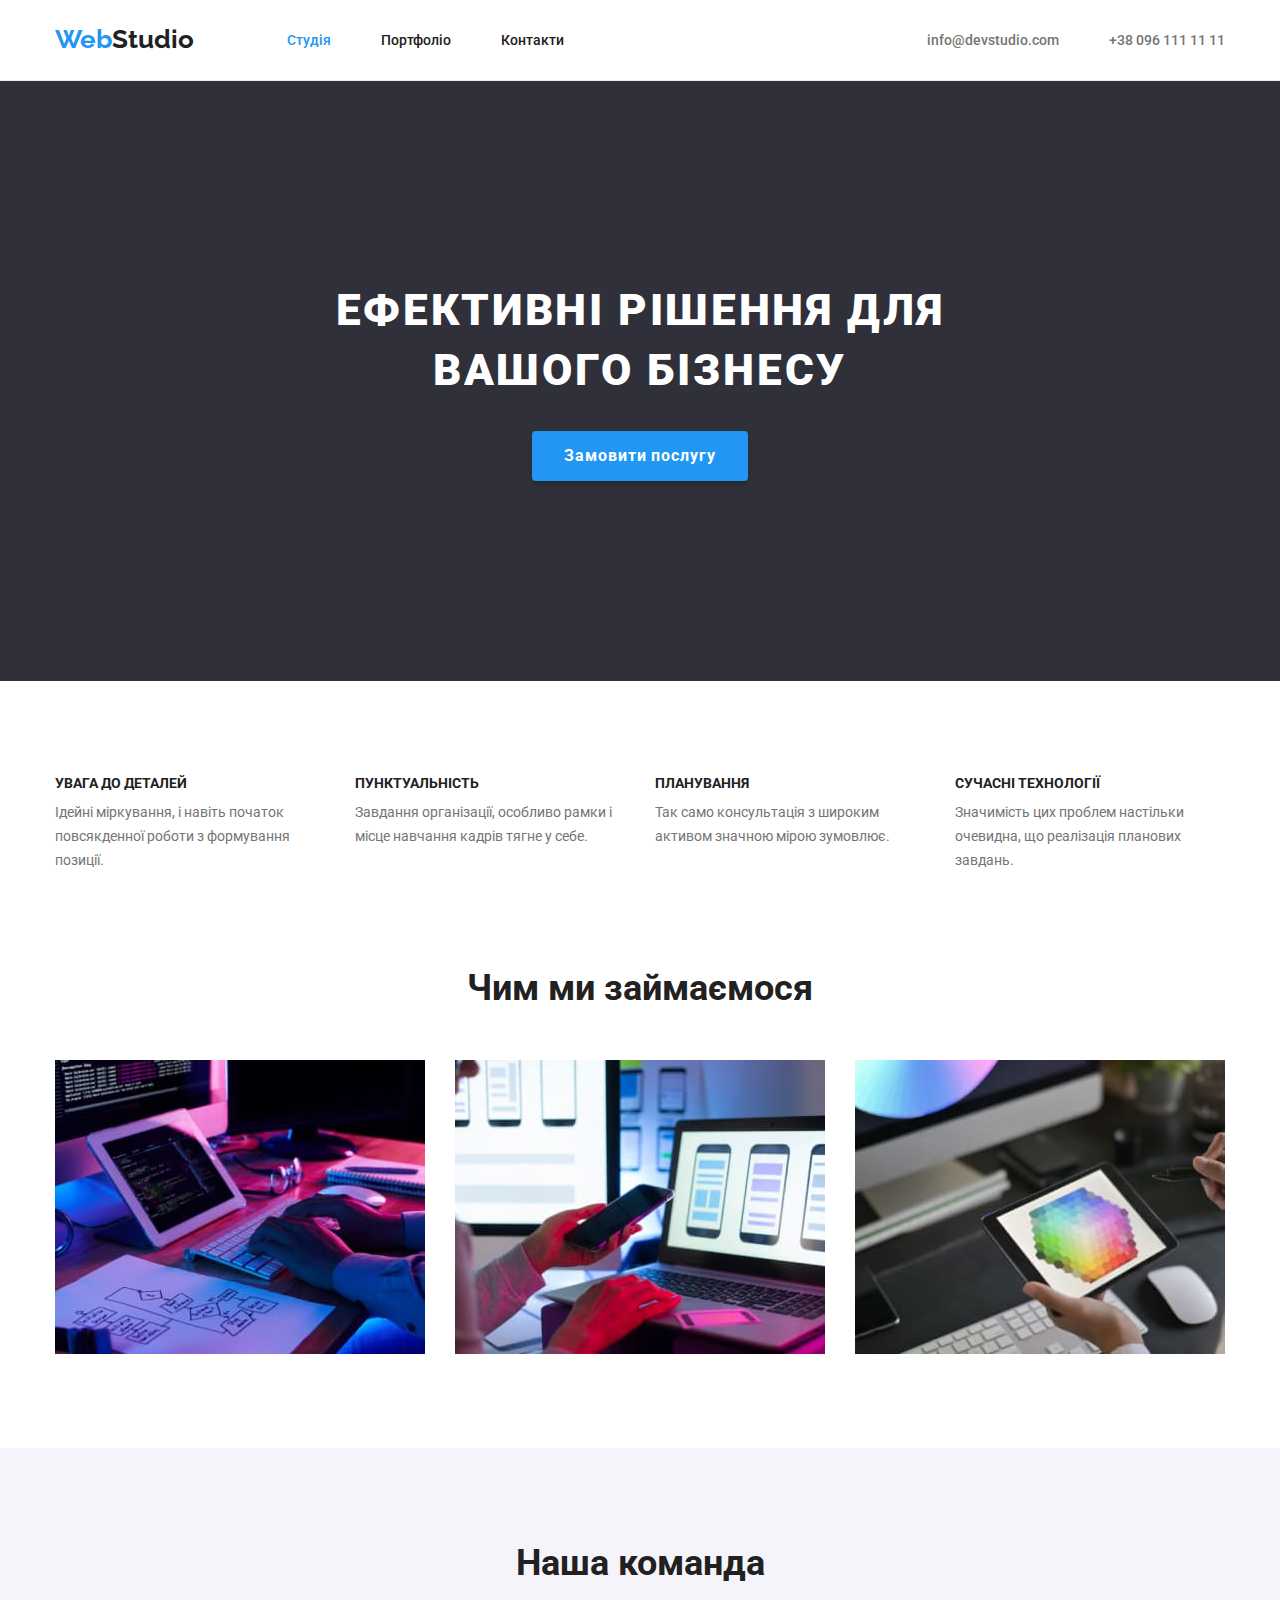
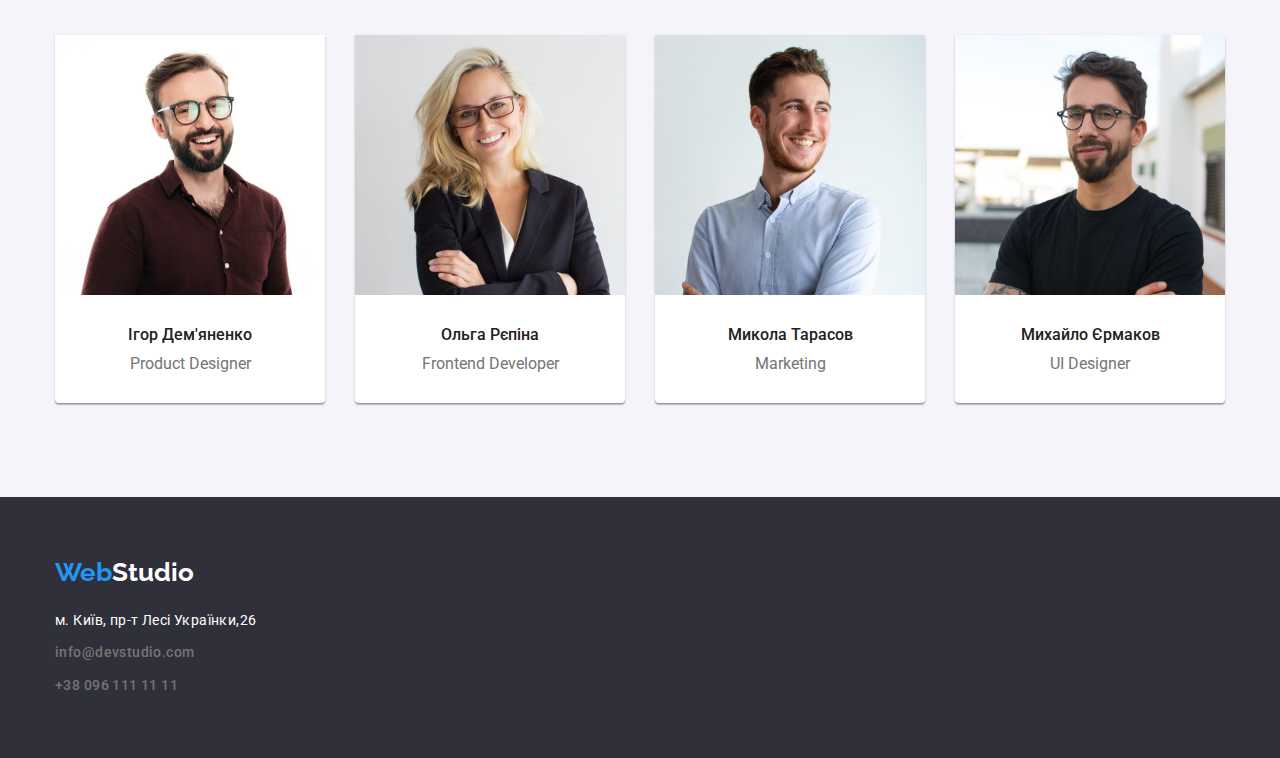
<file: index.html>
<!DOCTYPE html>
<html lang="uk">
<head>
    <meta charset="UTF-8">
    <meta http-equiv="X-UA-Compatible" content="IE=edge">
    <meta name="viewport" content="width=device-width, initial-scale=1.0">
    <title>Document</title>
    <link href="https://fonts.googleapis.com/css2?family=Raleway:wght@700&amp;family=Roboto:wght@400;500;700;900&amp;display=swap" rel="stylesheet">
    <link rel="stylesheet" href="https://cdnjs.cloudflare.com/ajax/libs/modern-normalize/1.1.0/modern-normalize.min.css">
    <link rel="stylesheet" href="./css/style.css">
</head>
<body class="body">
    <!--Шапка сайта-->
    <header class="header">
        <div class="header-box container">
            <nav class="header-nav">
                <a href="./index.html" class="logo link"><span class="web">Web</span>Studio</a>
                <ul class="sitenav">
                    <li class="list">
                        <a class="header-sitenav link current" href="./index.html">Студія</a>
                    </li>
                    <li class="list">
                        <a class="header-sitenav link" href="./portfolio.html">Портфоліо</a>
                    </li>
                    <li class="list">
                        <a class="header-sitenav link" href="">Контакти</a>
                    </li>
                </ul>
            </nav>
            <ul class="mail">
                <li class="list">
                    <a class="header-mail link" href="">info@devstudio.com</a>
                </li>
                <li class="list">
                    <a class="header-tel link" href="">+38 096 111 11 11</a>
                </li>
            </ul>
        </div>
    </header>
    <!--Герой-->
<main>
    <section class="hero">
        <div class="container">
            <h1 class="hero-title">Ефективні рішення для вашого бізнесу</h1>
            <button class="hero-button" type="button">Замовити послугу</button>
        </div>
    </section>

    <section class="benefits section">
        <div class="container">
            <h2 hidden>заголовок</h2>
            <ul class="benefits-list">
                <li class="benefits-item list">
                    <h3 class="benefits-title">УВАГА ДО ДЕТАЛЕЙ</h3>
                    <p class="benefits-text">Ідейні міркування, і навіть початок повсякденної роботи з формування позиції.</p>
                </li>
                <li class="benefits-item list">
                    <h3 class="benefits-title">ПУНКТУАЛЬНІСТЬ</h3>
                    <p class="benefits-text">Завдання організації, особливо рамки і місце навчання кадрів тягне у себе.</p>
                </li>
                <li class="benefits-item list">
                    <h3 class="benefits-title">ПЛАНУВАННЯ</h3>
                    <p class="benefits-text">Так само консультація з широким активом значною мірою зумовлює.</p>
                </li>
                <li class="benefits-item list">
                    <h3 class="benefits-title">СУЧАСНІ ТЕХНОЛОГІЇ</h3>
                    <p class="benefits-text">Значимість цих проблем настільки очевидна, що реалізація планових завдань.</p>
                </li>
            </ul>
        </div>
    </section>

    <section class="work section">
        <div class="container">
            <h2 class="work-title">Чим ми займаємося</h2>
            <ul class="work-list">
                <li class="work-item list">
                    <img src="./images/img.jpg" alt="набір тексту на клавіатурі" width="370">
                </li>
                <li class="work-item list">
                    <img src="./images/img1.jpg" alt="телефон в руці" width="370">
                </li>
                <li class="work-item list">
                    <img src="./images/img2.jpg" alt="робота на планшеті" width="370">
                </li>
            </ul>
        </div>
    </section>

    <section class="team section">
        <div class="container">
            <h2 class="team-title">Наша команда</h2>
            <ul class="team-list">
                <li class="team-item list">
                    <img src="./images/img3.jpg" alt="зображений Ігор Дем'яненко" width="270">
                    <h3 class="team-name">Ігор Дем'яненко</h3>
                    <p class="job-title">Product Designer</p>
                </li>
                <li class="team-item list">
                    <img src="./images/img4.jpg" alt="зображена Ольга Рєпіна" width="270">
                    <h3 class="team-name">Ольга Рєпіна</h3>
                    <p class="job-title">Frontend Developer</p>
                </li>
                <li class="team-item list">
                    <img src="./images/img5.jpg" alt="зображений Микола Тарасов" width="270">
                    <h3 class="team-name">Микола Тарасов</h3>
                    <p class="job-title">Marketing</p>
                </li>
                <li class="team-item list">
                    <img src="./images/img6.jpg" alt="зображений Михайло Єрмаков" width="270">
                    <h3 class="team-name">Михайло Єрмаков</h3>
                    <p class="job-title">UI Designer</p>
                </li>
            </ul>
        </div>
    </section>
</main>
<!--Подвал-->
<footer class="footer">
    <div class="container">
        <a href="./index.html" class="footer-logo link"><span class="footer-web">Web</span>Studio</a>
        <address class="footer-address">
            <ul class="footer-list">
                <li class="footer-item list">
                    <a class="footer-address link" href="https://goo.gl/maps/CPtrU1FHBa2aNyZL9">м. Київ, пр-т Лесі Українки,26</a>
                </li>
                <li class="footer-item list">
                    <a class="footer-mail link" href="">info@devstudio.com</a>
                </li>
                <li class="list">
                    <a class="footer-tel link" href="">+38 096 111 11 11</a>
                </li>
            </ul>
        </address>
    </div>
</footer>
</body>
</html>
</file>
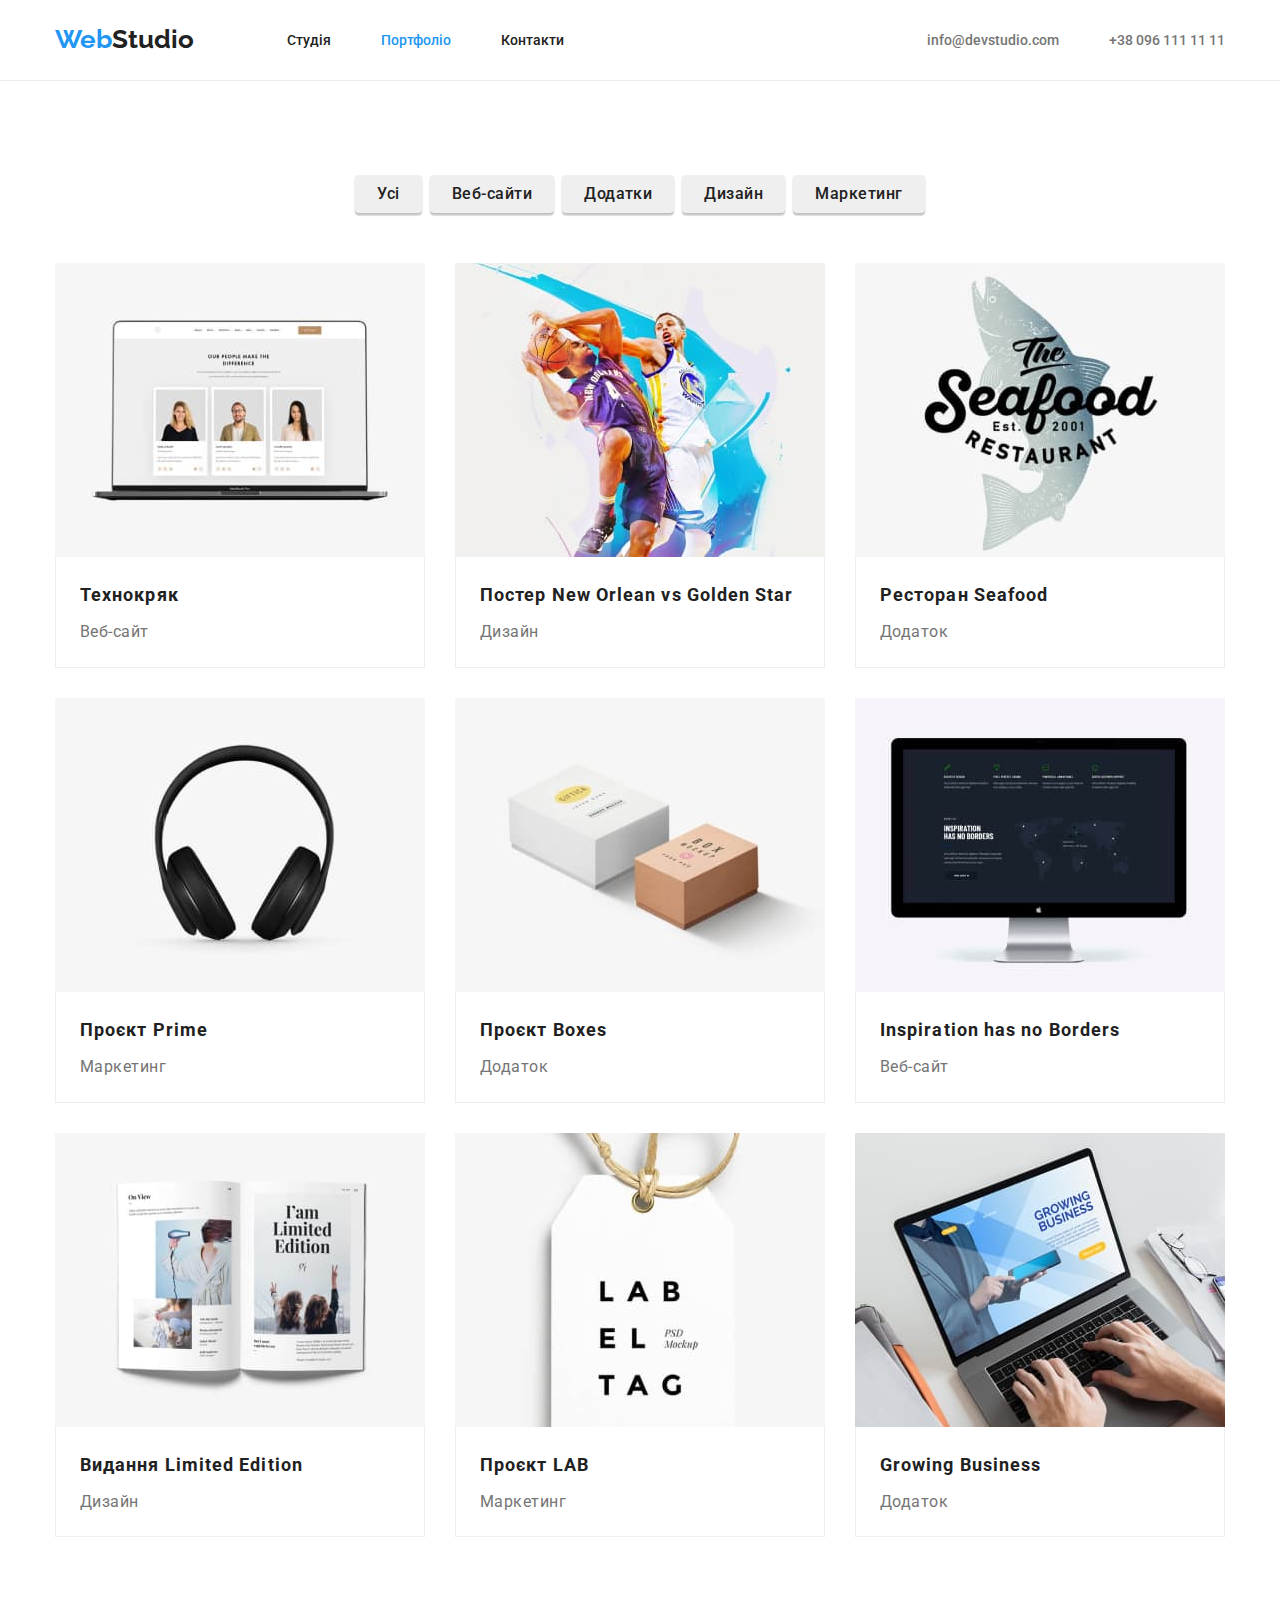
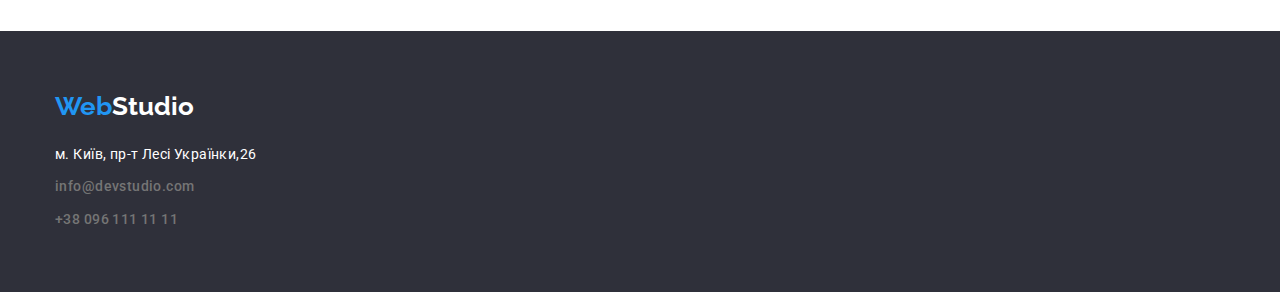
<file: portfolio.html>
<!DOCTYPE html>
<html lang="uk">
<head>
    <meta charset="UTF-8">
    <meta http-equiv="X-UA-Compatible" content="IE=edge">
    <meta name="viewport" content="width=device-width, initial-scale=1.0">
    <title>Document</title>
    <link href="https://fonts.googleapis.com/css2?family=Raleway:wght@700&amp;family=Roboto:wght@400;500;700;900&amp;display=swap" rel="stylesheet">
    <link rel="stylesheet" href="https://cdnjs.cloudflare.com/ajax/libs/modern-normalize/1.1.0/modern-normalize.min.css">
    <link rel="stylesheet" href="./css/style.css">
</head>
<body>
    <!--Шапка 2 части-->
    <header class="header">
        <div class="header-box container">
            <nav class="header-nav">
                <a href="./index.html" class="logo link"><span class="web">Web</span>Studio</a>
                <ul class="sitenav">
                    <li class="list">
                        <a class="header-sitenav link" href="./index.html">Студія</a>
                    </li>
                    <li class="list">
                        <a class="header-sitenav link current" href="./portfolio.html">Портфоліо</a>
                    </li>
                    <li class="list">
                        <a class="header-sitenav link" href="">Контакти</a>
                    </li>
                </ul>
            </nav>
            <ul class="mail">
                <li class="list">
                    <a class="header-mail link" href="">info@devstudio.com</a>
                </li>
                <li class="list">
                    <a class="header-tel link" href="">+38 096 111 11 11</a>
                </li>
            </ul>
        </div>
    </header>
<!--Герой 2 части-->
    <main>
        <section class="portfolio-section">
            <div class="portfolio-hero container section">
                <h1 class="visually-hidden">заголовок</h1>
                <h2 class="visually-hidden">заголовок</h2>
                <ul class="portfolio-button-list">
                    <li class="portfolio-button-item list">
                        <button class="portfolio-button" type="button">Усі</button>
                    </li>
                    <li class="portfolio-button-item list">
                        <button class="portfolio-button" type="button">Веб-сайти</button>
                    </li>
                    <li class="portfolio-button-item list">
                        <button class="portfolio-button" type="button">Додатки</button>
                    </li>
                    <li class="portfolio-button-item list">
                        <button class="portfolio-button" type="button">Дизайн</button>
                    </li>
                    <li class="portfolio-button-item list">
                        <button class="portfolio-button" type="button">Маркетинг</button>
                    </li>
                </ul>
                <ul class="portfolio-img-list">
                    <li class="portfolio-img list">
                        <img src="./images-portfolio/img1.jpg" alt="зображений ноутбук на екрані якого троє людей" width="370">
                        <div class="portfolio-text">
                            <h3 class="portfolio-name">Технокряк</h3>
                            <p class="portfolio-title">Веб-сайт</p>
                        </div>
                    </li>
                    <li class="portfolio-img list">
                        <img src="./images-portfolio/img2.jpg" alt="зображені два гравця в баскетбол" width="370">
                        <div class="portfolio-text">
                            <h3 class="portfolio-name">Постер New Orlean vs Golden Star</h3>
                            <p class="portfolio-title">Дизайн</p>
                        </div>
                    </li>
                    <li class="portfolio-img list">
                        <img src="./images-portfolio/img3.jpg" alt="логотип ресторану Seafood" width="370">
                        <div class="portfolio-text">
                            <h3 class="portfolio-name">Ресторан Seafood</h3>
                            <p class="portfolio-title">Додаток</p>
                        </div>
                    </li>
                    <li class="portfolio-img list">
                        <img src="./images-portfolio/img4.jpg" alt="чорні навушники" width="370">
                        <div class="portfolio-text">
                            <h3 class="portfolio-name">Проєкт Prime</h3>
                            <p class="portfolio-title">Маркетинг</p>
                        </div>
                    </li>
                    <li class="portfolio-img list">
                        <img src="./images-portfolio/img5.jpg" alt="зображені дві коробки" width="370">
                        <div class="portfolio-text">
                            <h3 class="portfolio-name">Проєкт Boxes</h3>
                            <p class="portfolio-title">Додаток</p>
                        </div>
                    </li>
                    <li class="portfolio-img list">
                        <img src="./images-portfolio/img6.jpg" alt="зображений монітор" width="370">
                        <div class="portfolio-text">
                            <h3 class="portfolio-name">Inspiration has no Borders</h3>
                            <p class="portfolio-title">Веб-сайт</p>
                        </div>
                    </li>
                    <li class="portfolio-img list">
                        <img src="./images-portfolio/img7.jpg" alt="зображена розгорнута книга" width="370">
                        <div class="portfolio-text">
                            <h3 class="portfolio-name">Видання Limited Edition</h3>
                            <p class="portfolio-title">Дизайн</p>
                        </div>
                    </li>
                    <li class="portfolio-img list">
                        <img src="./images-portfolio/img8.jpg" alt="зображена бірка з логотипом компанії" width="370">
                        <div class="portfolio-text">
                            <h3 class="portfolio-name">Проєкт LAB</h3>
                            <p class="portfolio-title">Маркетинг</p>
                        </div>
                    </li>
                    <li class="portfolio-img list">
                        <img src="./images-portfolio/img9.jpg" alt="зображений ноутбук на якому працюють" width="370">
                        <div class="portfolio-text">
                            <h3 class="portfolio-name">Growing Business</h3>
                            <p class="portfolio-title">Додаток</p>
                        </div>
                    </li>
                </ul>
            </div>
        </section>
    </main>
<!--Подвал 2 части-->
    <footer class="footer">
        <div class="footer-box container">
            <a href="./index.html" class="footer-logo link"><span class="footer-web">Web</span>Studio</a>
            <address class="footer-address">
                <ul class="footer-list">
                    <li class="footer-item list">
                        <a class="footer-address link" href="https://goo.gl/maps/CPtrU1FHBa2aNyZL9">м. Київ, пр-т Лесі Українки,26</a>
                    </li>
                    <li class="footer-item list">
                        <a class="footer-mail link" href="">info@devstudio.com</a>
                    </li>
                    <li class="list">
                        <a class="footer-tel link" href="">+38 096 111 11 11</a>
                    </li>
                </ul>
            </address>
        </div>
    </footer>
</body>
</html>
</file>
<file: css/style.css>
:root {
    --primary-text-color: #212121;
    --title-text-color: #FFFFFF;
    --accent-text-color: #757575;
    --primary-bg-color: #2196F3;
}

h1, h2, h3, h4, h5, h6, p, ul {
    padding: 0;
    margin: 0;
}
img {
    display: block;
    max-width: 100%;
    height: auto;
}

header {
    background-color: #FFFFFF;
}
body {
    font-family: 'Roboto', sans-serif;
    margin: 0;
    background-color: #FFFFFF;
}
footer {
    padding-top: 60px;
    padding-bottom: 60px;
    background-color: #2F303A;
}

/*утилиты*/

.list {
    padding: 0;
    margin: 0;
    list-style: none;
}
.link {
    text-decoration: none;
}

.container {
    width: 1200px;
    padding-left: 15px;
    padding-right: 15px;
    margin-left: auto;
    margin-right: auto;
}
.section {
    padding-top: 94px;
    padding-bottom: 94px;
}



/*header*/
.header {
    border-bottom: 1px solid #ECECEC;
}
.header-box {
    display: flex;
}

/*logo*/

.logo {
    font-family: 'Raleway';
    font-style: normal;
    font-weight: 700;
    font-size: 26px;
    line-height: 1.2;
    color: var(--primary-text-color)
}
.web {
    color: var(--primary-bg-color)
}

/*main-nav*/

/*header-sitenav*/

.header-nav {
    
    display: flex;
    align-items: center;
}

.header-sitenav {
    display: block;

    padding-top: 32px;
    padding-bottom: 32px;
    padding-left: 0;

    font-family: 'Roboto';
    font-style: normal;
    font-weight: 500;
    font-size: 14px;
    line-height: 1.15;
    color: var(--primary-text-color)
}
.header-sitenav:hover,
.header-sitenav:focus {
    color: var(--primary-bg-color)
}
.sitenav {


    display: flex;
    
    margin-left: 93px;
    margin-top: 0;
    margin-bottom: 0;
    

}
.sitenav .list {
    margin-right: 50px;
}
.sitenav .list:last-child {
    margin-right: 0;
}
.sitenav .link.current {
    color: var(--primary-bg-color);
}

/*header-mail*/

.mail {
    display: flex;

    align-items: center;
    margin-left: auto;
    margin-top: 0;
    margin-bottom: 0;
}
.mail .list + .list {
    margin-left: 50px;
}

.header-mail {
    padding-top: 32px;
    padding-bottom: 32px;
    padding-left: 0;
    
    display: block;
    font-family: 'Roboto';
    font-style: normal;
    font-weight: 500;
    font-size: 14px;
    line-height: 1.15;
    color: var(--accent-text-color)
}
.header-mail:hover,
.header-mail:focus {
    color: var(--primary-bg-color)
}
.header-tel {
    padding-top: 32px;
    padding-bottom: 32px;
    padding-left: 0;

    display: block;
    font-family: 'Roboto';
    font-style: normal;
    font-weight: 500;
    font-size: 14px;
    line-height: 1.15;
    color: var(--accent-text-color)
}
.header-tel:hover,
.header-tel:focus {
    color: var(--primary-bg-color)
}

/*hero*/

.hero {
    padding-top: 200px;
    padding-bottom: 200px;
    background-color: #2F303A;
}
.hero-title {

    margin-left: auto;
    margin-right: auto;
    margin-bottom: 30px; 
    
    width: 696px;

    font-family: 'Roboto';
    font-style: normal;
    font-weight: 900;
    font-size: 44px;
    line-height: 1.36;
    text-align: center;
    text-transform: uppercase;
    letter-spacing: 0.06em;
    color: var(--title-text-color)
}
.hero-button {
    display: block;
    padding: 10px 32px;
    margin: 0 auto;
    border: none;
    border-radius: 4px;

    font-family: 'Roboto';
    font-style: normal;
    font-weight: 700;
    font-size: 16px;
    line-height: 1.9;
    background: #2196F3;
    box-shadow: 0px 4px 4px rgba(0, 0, 0, 0.15);
    letter-spacing: 0.06em;
    border-radius: 4px;
    color: #FFFFFF;
    cursor: pointer;
}
.hero-button:hover,
.hero-button:focus {
    background-color: #188CE8;
}

/*преимущества*/

.benefits {
    padding-bottom: 0;
}
.benefits-list {
    display: flex;
    margin: 0 auto;
    padding-left: 0;
    justify-content: center;
}
.benefits-item {
    width: 270px;
}
.benefits-list
.benefits-item {
    margin-right: 30px;
}
.benefits-list
.benefits-item:last-child {
    margin-right: 0;
}

.benefits-title {
    margin-bottom: 10px;

    font-family: 'Roboto';
    font-style: normal;
    font-weight: 700;
    font-size: 14px;
    line-height: 1.15;
    color: var(--primary-text-color)
}
.benefits-text {

    font-family: 'Roboto';
    font-style: normal;
    font-size: 14px;
    line-height: 1.7;
    color: var(--accent-text-color)
}

/*работа*/




.work {
    display: block;
    margin: 0 auto;
}

.work-title {
    margin-bottom: 50px;
    text-align: center;
    
    font-family: 'Roboto';
    font-style: normal;
    font-weight: 700;
    font-size: 36px;
    line-height: 1.2;
    color: var(--primary-text-color)
}

.work-list {
    display: flex;
    padding-left: 0;
    margin: 0;
    justify-content: center;
    align-items: center;
}
.work-list
.work-item {
    margin-right: 30px;
}
.work-list
.work-item:last-child {
    margin-right: 0;
}

/*команда*/


.team {
    text-align: center;
    margin: 0 auto;
    background-color: #F5F4FA;
}
.team-list {
    display: flex;
    padding-left: 0;
    justify-content: center;
    align-items: center;
}
.team-list
.team-item {
    margin-right: 30px;
}
.team-item {
    background-color: #fff;
    box-shadow: 0px 1px 3px rgba(0, 0, 0, 0.12), 0px 1px 1px rgba(0, 0, 0, 0.14), 0px 2px 1px rgba(0, 0, 0, 0.2);
    border-radius: 0px 0px 4px 4px;
}
.team-list
.team-item:last-child {
    margin-right: 0;
}

.team-title {
    margin-bottom: 50px;
    text-align: center;

    font-family: 'Roboto';
    font-style: normal;
    font-weight: 700;
    font-size: 36px;
    line-height: 1.2;
    color: var(--primary-text-color)
}
.team-name {
    padding-top: 30px;
    margin-bottom: 10px;

    font-family: 'Roboto';
    font-style: normal;
    font-weight: 500;
    font-size: 16px;
    line-height: 1.2;
    color: var(--primary-text-color)
}
.job-title {
    padding-bottom: 30px;

    font-family: 'Roboto';
    font-style: normal;
    font-size: 16px;
    line-height: 1.2;
    color: var(--accent-text-color)
}

/*подвал*/

.footer-web {
    padding-top: 60px;
    padding: 0;
}
.footer-list {
    margin-top: 0;
    margin-bottom: 0;
    padding: 0;
    
}
.footer-logo {
    display: inline-block;
    margin-bottom: 20px;
    
    font-family: 'Raleway';
    font-style: normal;
    font-weight: 700;
    font-size: 26px;
    line-height: 1.2;
    color: var(--title-text-color)
}
.footer-web {
    color: var(--primary-bg-color)
}
.footer-item {
    margin-bottom: 9px;
}
.footer-address {
    font-style: normal;
    font-size: 14px;
    line-height: 1.7;
    letter-spacing: 0.03em;
    color: var(--title-text-color)
}
.footer-address:hover,
.footer-address:focus {
    color: var(--primary-bg-color);
}

.footer-mail {

    font-family: 'Roboto';
    font-style: normal;
    font-weight: 500;
    font-size: 14px;
    line-height: 1.15;
    color: var(--accent-text-color)
}
.footer-mail:hover,
.footer-mail:focus {
    color: var(--primary-bg-color)
}

.footer-tel {
    font-family: 'Roboto';
    font-style: normal;
    font-weight: 500;
    font-size: 14px;
    line-height: 1.15;
    color: var(--accent-text-color)
}
.footer-tel:hover,
.footer-tel:focus {
    color: var(--primary-bg-color)
}

/*portfolio-hero*/
.visually-hidden {
    position: absolute;
    white-space: nowrap;
    width: 1px;
    height: 1px;
    overflow: hidden;
    border: 0;
    padding: 0;
    clip: rect(0 0 0 0);
    clip-path: inset(50%);
    margin: -1px;
}
.portfolio-section {
    padding-top: 94px;
    padding-bottom: 94px;
}
.portfolio-hero {
    padding-top: 0;
    padding-bottom: 0;
}
.portfolio-button-list {
    display: flex;
    align-items: center;
    justify-content: center;
    margin-bottom: 50px;
    margin-top: 0;
    padding: 0;
}
.portfolio-button-item {
    margin-right: 8px;
}
.portfolio-button-item:last-child {
    margin-right: 0;
}
.portfolio-button {
    padding: 6px 22px;

    font-family: 'Roboto';
    font-style: normal;
    font-weight: 500;
    font-size: 16px;
    line-height: 1.6;
    border-radius: 4px;
    border: none;
    box-shadow: 0px 3px 1px rgba(0, 0, 0, 0.1), 0px 1px 2px rgba(0, 0, 0, 0.08), 0px 2px 2px rgba(0, 0, 0, 0.12);
    letter-spacing: 0.03em;
    color: #212121;
    cursor: pointer;
}
.portfolio-button:hover,
.portfolio-button:focus {
    background: #2196F3;
    color: #FFFFFF;
}
.portfolio-img-list {
    padding: 0;
    margin: 0;
    display: flex;
    flex-wrap: wrap;
    justify-content: center;
    align-items: center;
}
.portfolio-img:nth-child(3n) {
    margin-right: 0;
}
.portfolio-img:nth-last-child(-n + 3) {
    margin-bottom: 0;
}
.portfolio-img {
    margin-right: 30px;
    margin-bottom: 30px;
    
}
.portfolio-text {
    padding: 20px 24px;
    border-left: 1px solid #EEEEEE;
    border-right: 1px solid #EEEEEE;
    border-bottom: 1px solid #EEEEEE;
}
.portfolio-name {
    font-family: 'Roboto';
    font-style: normal;
    font-weight: 700;
    font-size: 18px;
    line-height: 2;
    letter-spacing: 0.06em;
    color: var(--primary-text-color)
}
.portfolio-title {
    margin-top: 4px;

    font-family: 'Roboto';
    font-style: normal;
    font-weight: 400;
    font-size: 16px;
    line-height: 1.87;
    letter-spacing: 0.03em;
    color: var(--accent-text-color);
}
</file>
